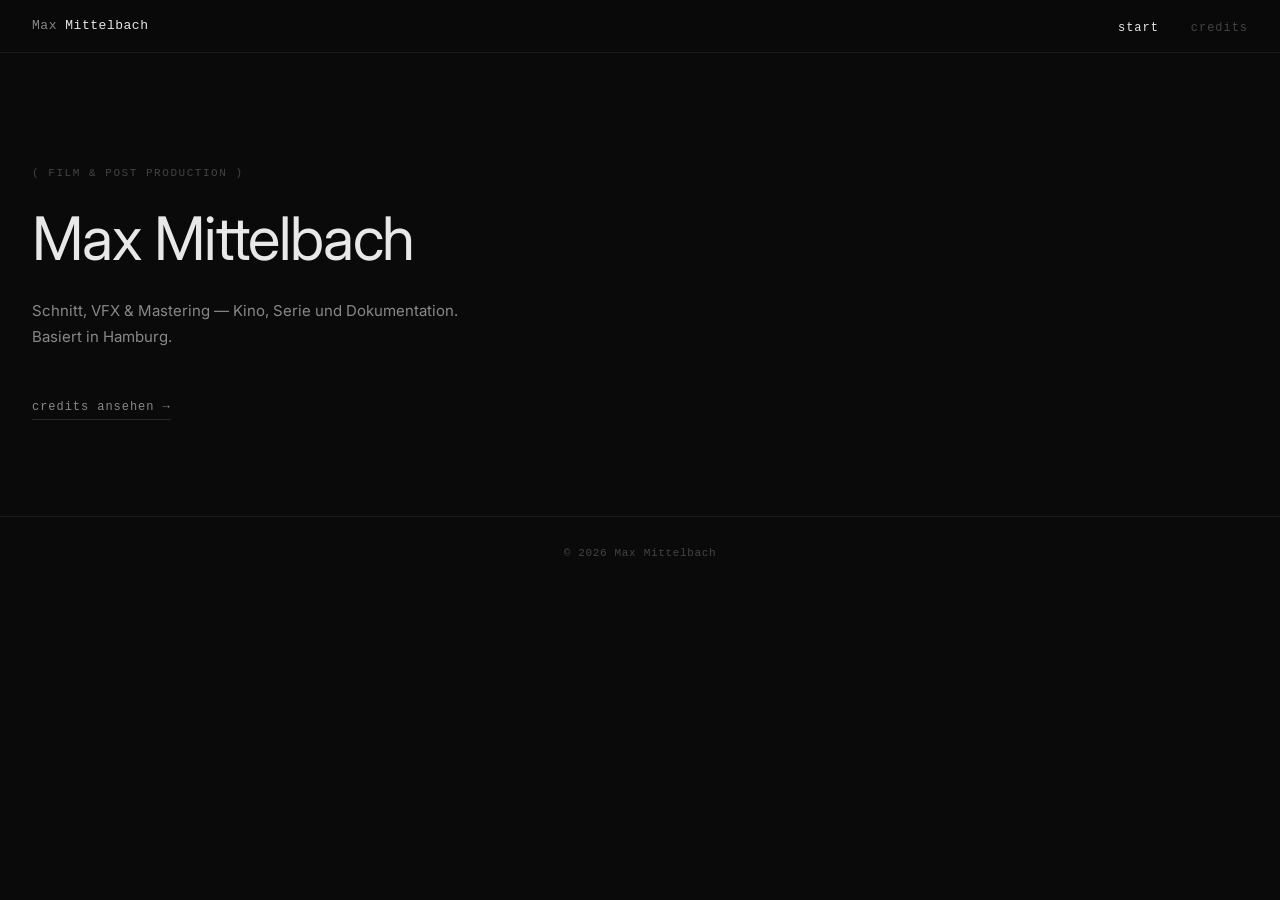
<file: index.html>
<!DOCTYPE html>
<html lang="de">
<head>
  <meta charset="UTF-8">
  <meta name="viewport" content="width=device-width, initial-scale=1.0">
  <title>Max Mittelbach – Film &amp; Post Production</title>
  <meta name="description" content="Max Mittelbach – Schnittassistenz, DI Producer, Schnitt. Film &amp; Post Production.">
  <link rel="preconnect" href="https://fonts.googleapis.com">
  <link rel="preconnect" href="https://fonts.gstatic.com" crossorigin>
  <link href="https://fonts.googleapis.com/css2?family=Inter:wght@400;500;600;700&display=swap" rel="stylesheet">
  <link rel="stylesheet" href="css/styles.css">
</head>
<body>

  <nav class="nav">
    <div class="nav-inner">
      <a href="index.html" class="nav-logo">Max <span>Mittelbach</span></a>
      <ul class="nav-links">
        <li><a href="index.html" class="active">Start</a></li>
        <li><a href="credits.html">Credits</a></li>
      </ul>
    </div>
  </nav>

  <main>
    <section class="hero">
      <p class="hero-label">( film &amp; post production )</p>
      <h1>Max Mittelbach</h1>
      <p class="hero-sub">
        Schnitt, VFX &amp; Mastering — Kino, Serie und Dokumentation.
        Basiert in Hamburg.
      </p>
      <a href="credits.html" class="hero-cta">
        credits ansehen →
      </a>
    </section>
  </main>

  <footer class="site-footer">
    &copy; <span id="year"></span> Max Mittelbach
  </footer>

  <script>document.getElementById('year').textContent = new Date().getFullYear();</script>
</body>
</html>
</file>
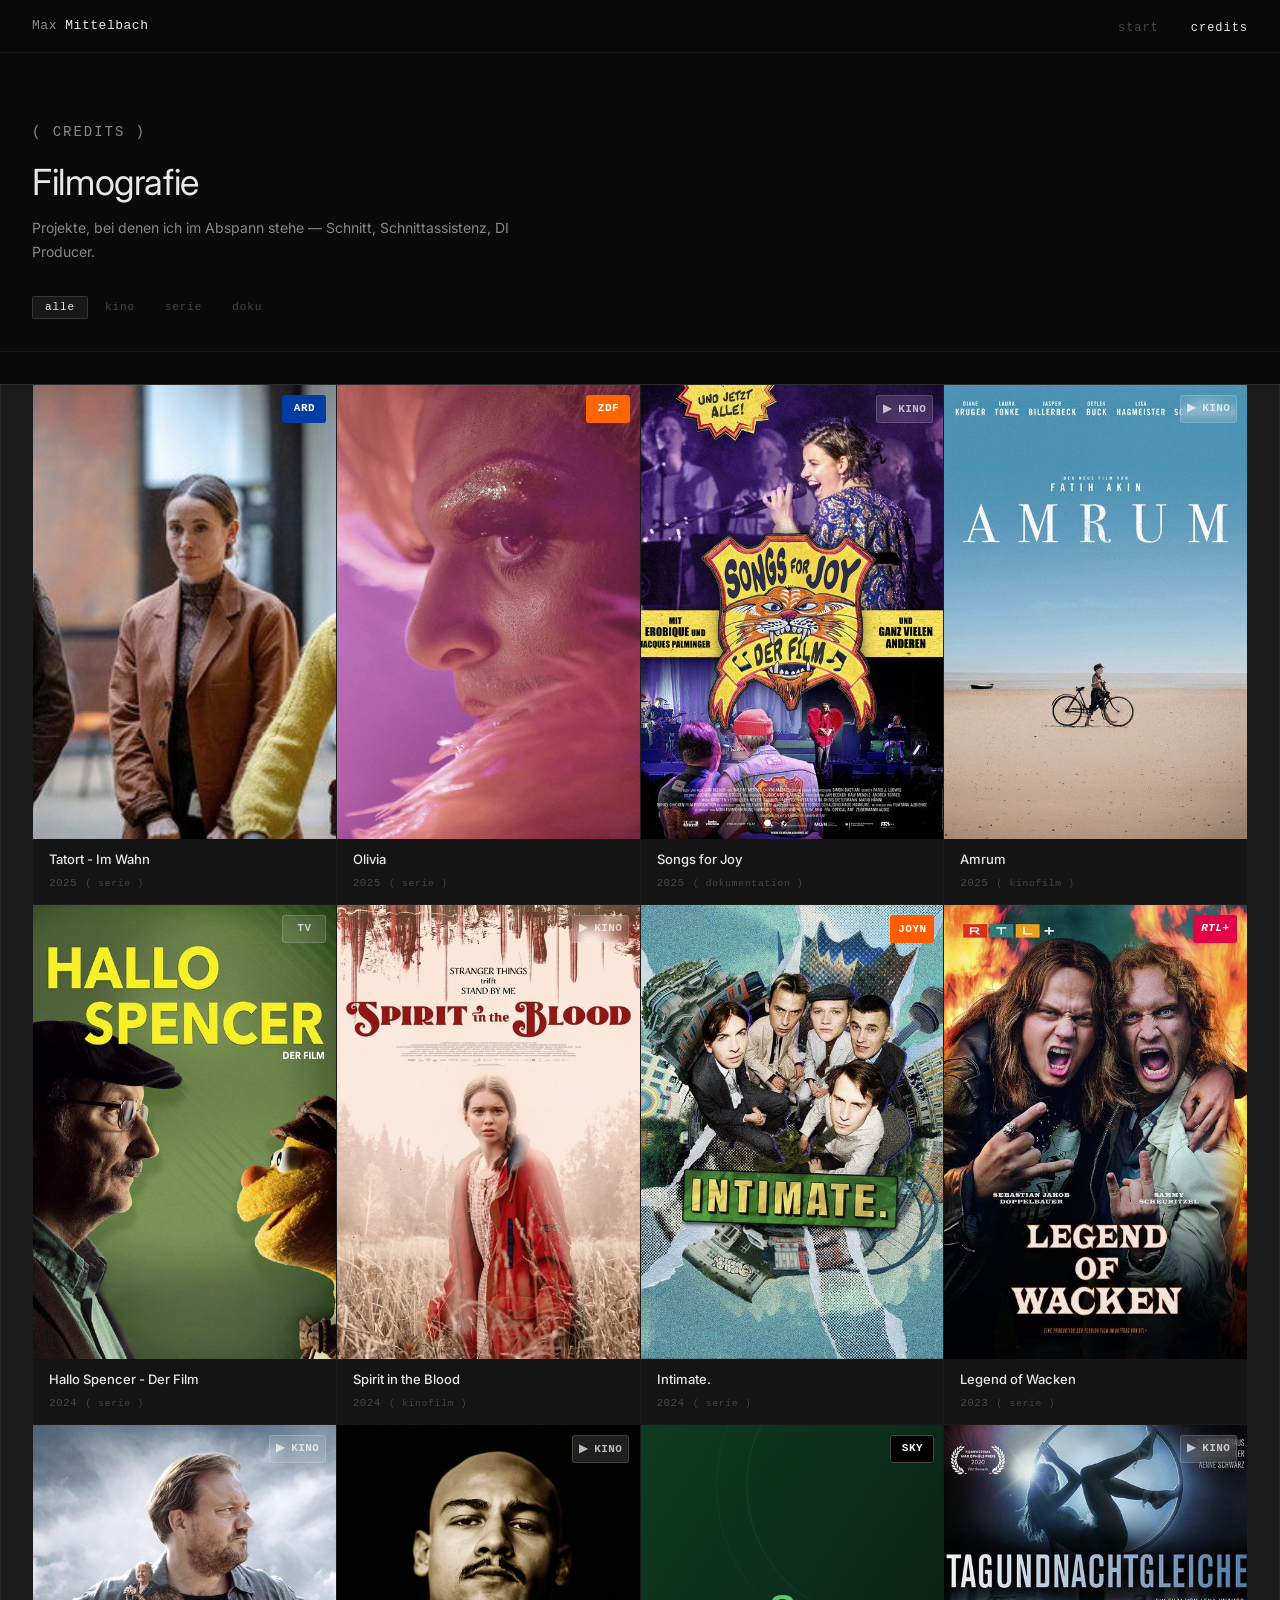
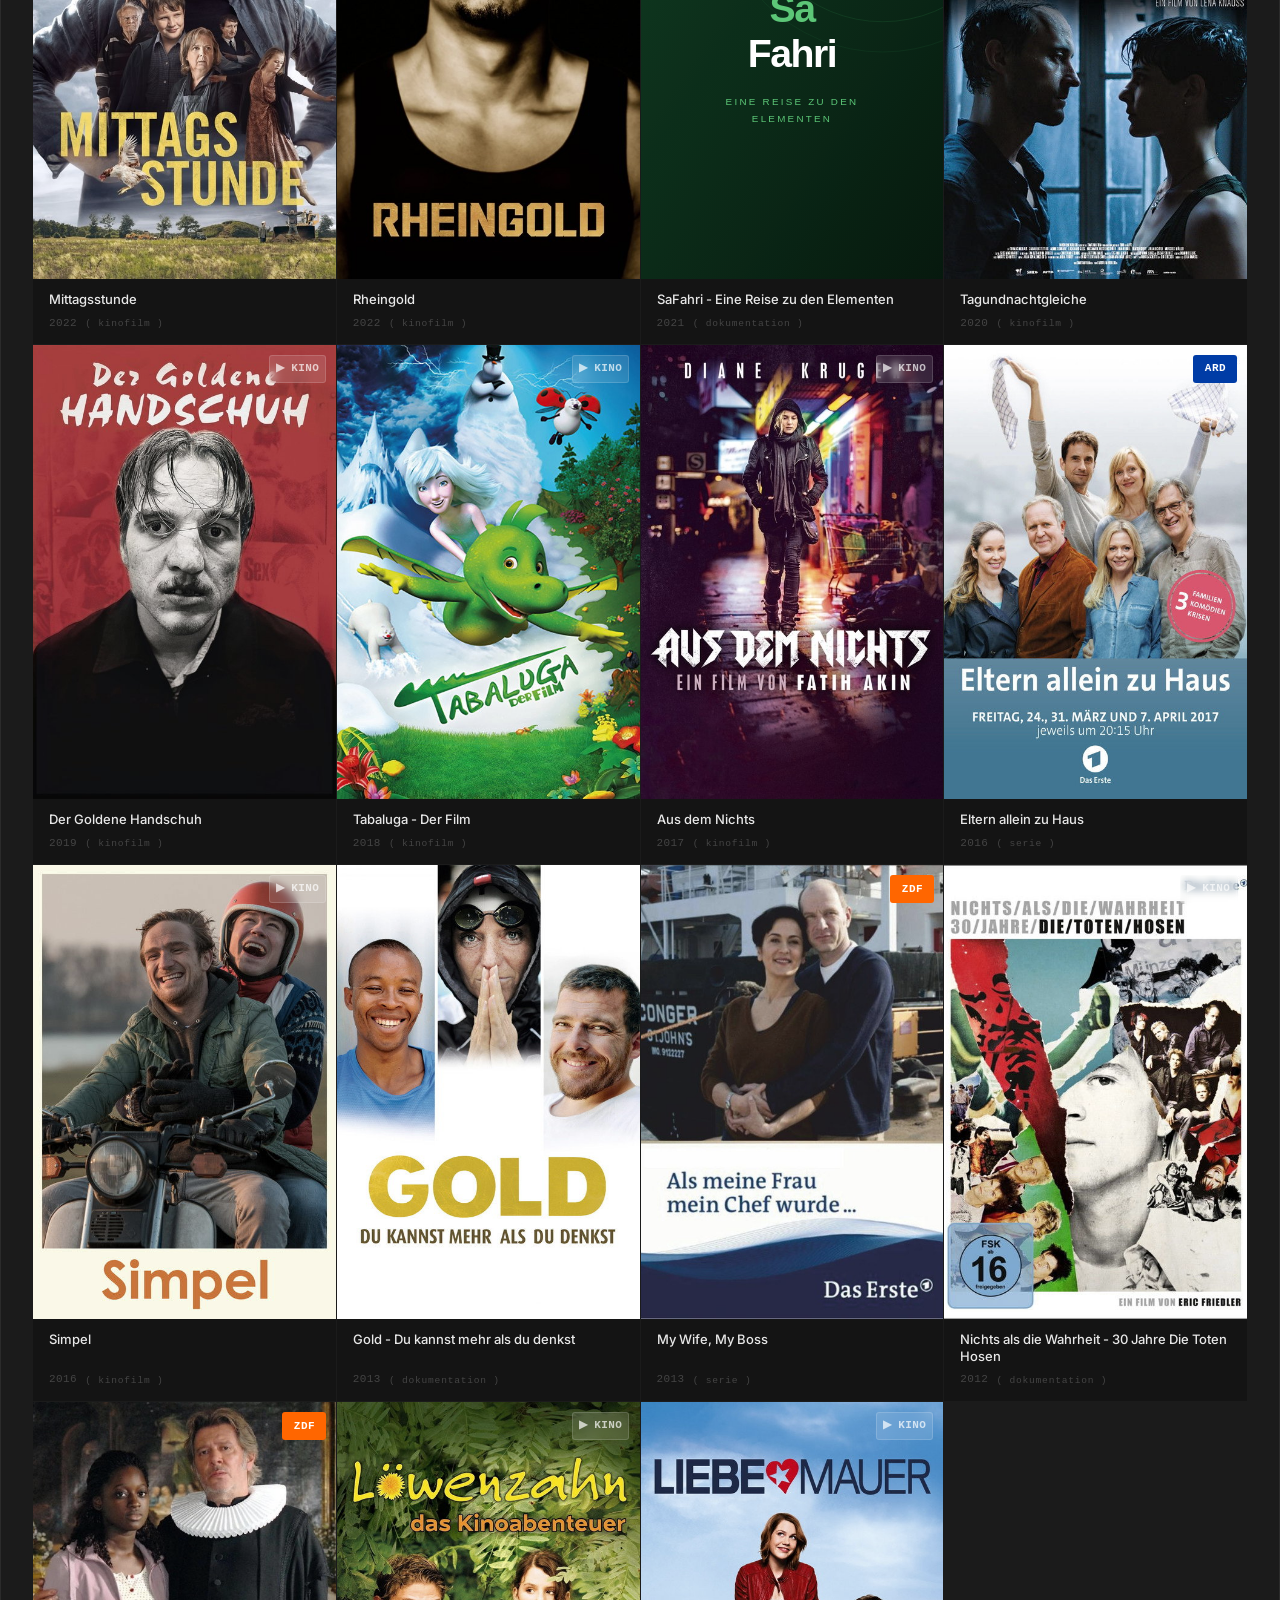
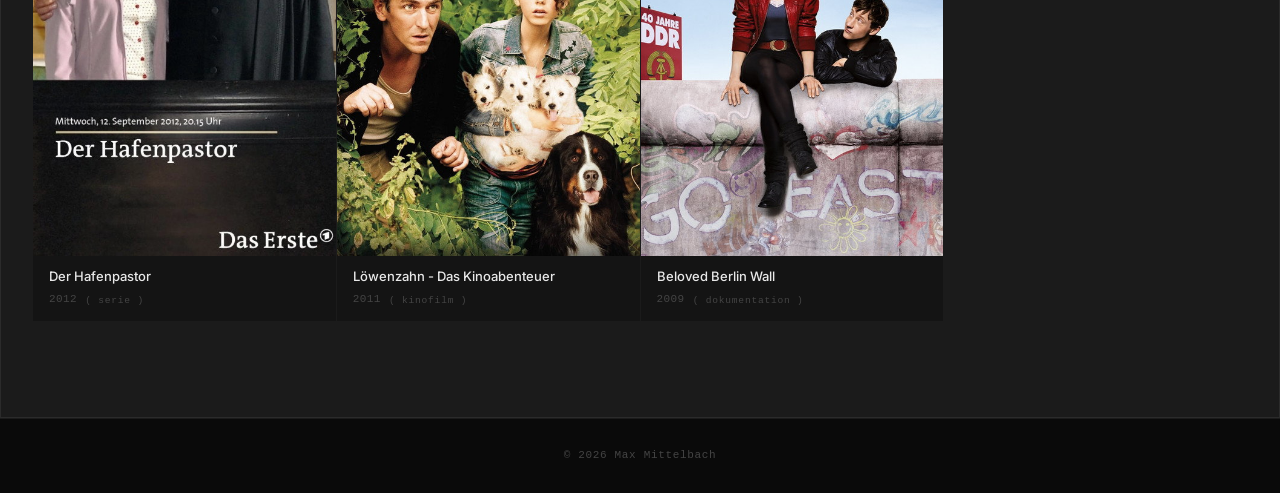
<file: credits.html>
<!DOCTYPE html>
<html lang="de">
<head>
  <meta charset="UTF-8">
  <meta name="viewport" content="width=device-width, initial-scale=1.0">
  <title>Credits – Max Mittelbach</title>
  <meta name="description" content="Alle Filmprojekte mit Max Mittelbach im Abspann – Schnitt, Schnittassistenz, DI Producer.">
  <link rel="preconnect" href="https://fonts.googleapis.com">
  <link rel="preconnect" href="https://fonts.gstatic.com" crossorigin>
  <link href="https://fonts.googleapis.com/css2?family=Inter:wght@400;500;600;700&display=swap" rel="stylesheet">
  <link rel="stylesheet" href="css/styles.css">
</head>
<body>

  <nav class="nav">
    <div class="nav-inner">
      <a href="index.html" class="nav-logo">Max <span>Mittelbach</span></a>
      <ul class="nav-links">
        <li><a href="index.html">Start</a></li>
        <li><a href="credits.html" class="active">Credits</a></li>
      </ul>
    </div>
  </nav>

  <main>
    <header class="page-header">
      <p class="page-header-label">( credits )</p>
      <h1>Filmografie</h1>
      <p>Projekte, bei denen ich im Abspann stehe — Schnitt, Schnittassistenz, DI Producer.</p>
    </header>

    <div class="filter-bar" id="filterBar">
      <button class="filter-btn active" data-filter="all">Alle</button>
      <button class="filter-btn" data-filter="Kinofilm">Kino</button>
      <button class="filter-btn" data-filter="Serie">Serie</button>
      <button class="filter-btn" data-filter="Dokumentation">Doku</button>
    </div>

    <div class="credits-grid" id="creditsGrid">
      <!-- Cards injected by credits.js -->
      <noscript>
        <p style="color:var(--text-muted); grid-column:1/-1; padding:2rem 0;">
          Bitte JavaScript aktivieren, um die Galerie zu laden.
        </p>
      </noscript>
    </div>
  </main>

  <footer class="site-footer">
    &copy; <span id="year"></span> Max Mittelbach
  </footer>

  <script src="js/credits.js"></script>
  <script>document.getElementById('year').textContent = new Date().getFullYear();</script>
</body>
</html>
</file>
<file: css/styles.css>
/* ─── Reset & Base ─────────────────────────────────────────────────── */
*, *::before, *::after { box-sizing: border-box; margin: 0; padding: 0; }

:root {
  --bg:         #0a0a0a;
  --bg-surface: #111111;
  --bg-card:    #141414;
  --bg-hover:   #1a1a1a;
  --border:     rgba(255,255,255,0.07);
  --border-mid: rgba(255,255,255,0.12);
  --text:       #e8e8e8;
  --text-dim:   #888888;
  --text-muted: #444444;
  --accent:     #ffffff;
  --accent-dim: rgba(255,255,255,0.06);
  --mono:       'Space Mono', 'IBM Plex Mono', 'Courier New', monospace;
  --sans:       'Inter', system-ui, -apple-system, sans-serif;
  --radius:     2px;
  --transition: 0.22s ease;
}

html { font-size: 16px; scroll-behavior: smooth; }

body {
  background-color: var(--bg);
  color: var(--text);
  font-family: var(--sans);
  line-height: 1.6;
  min-height: 100vh;
  -webkit-font-smoothing: antialiased;
}

a { color: inherit; text-decoration: none; }
img { display: block; max-width: 100%; }

/* ─── Navigation ───────────────────────────────────────────────────── */
.nav {
  position: sticky;
  top: 0;
  z-index: 100;
  background: rgba(10,10,10,0.92);
  backdrop-filter: blur(8px);
  border-bottom: 1px solid var(--border);
}

.nav-inner {
  max-width: 1280px;
  margin: 0 auto;
  padding: 0 2rem;
  height: 52px;
  display: flex;
  align-items: center;
  justify-content: space-between;
}

.nav-logo {
  font-family: var(--mono);
  font-size: 0.8125rem;
  letter-spacing: 0.04em;
  color: var(--text-dim);
}

.nav-logo span { color: var(--text); }

.nav-links {
  display: flex;
  gap: 2rem;
  list-style: none;
}

.nav-links a {
  font-family: var(--mono);
  font-size: 0.75rem;
  letter-spacing: 0.08em;
  text-transform: lowercase;
  color: var(--text-muted);
  transition: color var(--transition);
}

.nav-links a:hover { color: var(--text-dim); }
.nav-links a.active { color: var(--text); }

/* ─── Page Header ──────────────────────────────────────────────────── */
.page-header {
  max-width: 1280px;
  margin: 0 auto;
  padding: 3.5rem 2rem 0;
}

.page-header-label {
  font-family: var(--mono);
  font-size: 0.6875rem;
  letter-spacing: 0.14em;
  text-transform: uppercase;
  color: var(--text-muted);
  margin-bottom: 1rem;
}

.page-header h1 {
  font-size: clamp(1.5rem, 3.5vw, 2.25rem);
  font-weight: 400;
  letter-spacing: -0.01em;
  color: var(--text);
  line-height: 1.2;
}

.page-header p {
  margin-top: 0.75rem;
  font-size: 0.875rem;
  color: var(--text-dim);
  max-width: 56ch;
  line-height: 1.7;
}

/* ─── Filter Bar ───────────────────────────────────────────────────── */
.filter-bar {
  max-width: 1280px;
  margin: 0 auto;
  padding: 2rem 2rem 2rem;
  display: flex;
  align-items: center;
  gap: 0.25rem;
  flex-wrap: wrap;
  border-bottom: 1px solid var(--border);
  margin-bottom: 2rem;
}

.filter-btn {
  padding: 0.3rem 0.75rem;
  border: 1px solid transparent;
  border-radius: var(--radius);
  background: transparent;
  color: var(--text-muted);
  font-family: var(--mono);
  font-size: 0.6875rem;
  letter-spacing: 0.08em;
  text-transform: lowercase;
  cursor: pointer;
  transition: all var(--transition);
}

.filter-btn:hover {
  color: var(--text-dim);
  border-color: var(--border-mid);
}

.filter-btn.active {
  color: var(--text);
  border-color: var(--border-mid);
  background: var(--accent-dim);
}

/* ─── Credits Grid ─────────────────────────────────────────────────── */
.credits-grid {
  max-width: 1280px;
  margin: 0 auto;
  padding: 0 2rem 6rem;
  display: grid;
  grid-template-columns: repeat(4, 1fr);
  gap: 1px;
  background: var(--border);
  border: 1px solid var(--border);
}

@media (max-width: 1100px) { .credits-grid { grid-template-columns: repeat(3, 1fr); } }
@media (max-width: 720px)  { .credits-grid { grid-template-columns: repeat(2, 1fr); } }
@media (max-width: 400px)  { .credits-grid { grid-template-columns: 1fr; } }

/* ─── Broadcaster Logo ─────────────────────────────────────────────── */
.broadcaster-badge {
  position: absolute;
  top: 0.6rem;
  right: 0.6rem;
  z-index: 10;
  height: 28px;
  min-width: 44px;
  display: flex;
  align-items: center;
  justify-content: center;
  border-radius: 3px;
  padding: 0 6px;
  font-family: var(--mono);
  font-size: 0.6875rem;
  font-weight: 700;
  letter-spacing: 0.04em;
  text-transform: uppercase;
  backdrop-filter: blur(4px);
  pointer-events: none;
}

/* Per-sender colours */
.bc-ARD    { background: #003CA6; color: #fff; }
.bc-ZDF    { background: #FF6600; color: #fff; }
.bc-RTL    { background: #E40046; color: #fff; font-style: italic; }
.bc-RTL-P  { background: #E40046; color: #fff; font-style: italic; }
.bc-Sky    { background: #000; color: #fff; border: 1px solid #444; }
.bc-Joyn   { background: #FF5C00; color: #fff; }
.bc-kino   { background: rgba(255,255,255,0.12); color: rgba(255,255,255,0.7); border: 1px solid rgba(255,255,255,0.15); }
.bc-TV     { background: rgba(255,255,255,0.12); color: rgba(255,255,255,0.7); border: 1px solid rgba(255,255,255,0.15); }

/* ─── Poster Card ──────────────────────────────────────────────────── */
.poster-card {
  position: relative;
  background: var(--bg-card);
  cursor: default;
  transition: background var(--transition);
  display: flex;
  flex-direction: column;
}

.poster-card:hover { background: var(--bg-hover); }
.poster-card[data-url]:hover { cursor: pointer; }

/* 2:3 ratio */
.poster-image-wrap {
  position: relative;
  aspect-ratio: 2 / 3;
  overflow: hidden;
}

.poster-image-wrap img {
  width: 100%;
  height: 100%;
  object-fit: cover;
  transition: transform 0.5s ease;
  filter: grayscale(15%);
}

.poster-card:hover .poster-image-wrap img {
  transform: scale(1.03);
  filter: grayscale(0%);
}

/* Hover overlay */
.poster-overlay {
  position: absolute;
  inset: 0;
  background: linear-gradient(
    to top,
    rgba(0,0,0,0.96) 0%,
    rgba(0,0,0,0.4)  45%,
    transparent      100%
  );
  display: flex;
  flex-direction: column;
  justify-content: flex-end;
  padding: 1.25rem 1rem;
  opacity: 0;
  transition: opacity var(--transition);
}

.poster-card:hover .poster-overlay { opacity: 1; }

.overlay-role {
  font-family: var(--mono);
  font-size: 0.6875rem;
  letter-spacing: 0.12em;
  text-transform: uppercase;
  color: var(--text);
  margin-bottom: 0.3rem;
}

.overlay-production {
  font-size: 0.75rem;
  color: rgba(255,255,255,0.45);
  margin-bottom: 0.875rem;
  line-height: 1.4;
}

.overlay-link {
  display: inline-flex;
  align-items: center;
  gap: 0.4rem;
  font-family: var(--mono);
  font-size: 0.625rem;
  letter-spacing: 0.1em;
  text-transform: lowercase;
  color: var(--text-dim);
  border: 1px solid rgba(255,255,255,0.2);
  padding: 0.25rem 0.6rem;
  width: fit-content;
  transition: all var(--transition);
}

.overlay-link:hover {
  color: var(--text);
  border-color: rgba(255,255,255,0.5);
}

/* Card footer */
.poster-meta {
  padding: 0.75rem 1rem;
  flex: 1;
  display: flex;
  flex-direction: column;
  justify-content: space-between;
  gap: 0.4rem;
}

.poster-meta-title {
  font-size: 0.8125rem;
  font-weight: 500;
  color: var(--text);
  line-height: 1.3;
}

.poster-meta-sub {
  display: flex;
  align-items: center;
  gap: 0.5rem;
}

.poster-year {
  font-family: var(--mono);
  font-size: 0.6875rem;
  color: var(--text-muted);
  letter-spacing: 0.04em;
}

.poster-type {
  font-family: var(--mono);
  font-size: 0.6rem;
  letter-spacing: 0.08em;
  text-transform: lowercase;
  color: var(--text-muted);
}

.poster-type::before { content: "( "; }
.poster-type::after  { content: " )"; }

/* Placeholder */
.poster-placeholder {
  width: 100%;
  height: 100%;
  display: flex;
  flex-direction: column;
  align-items: center;
  justify-content: center;
  gap: 0.75rem;
  background: var(--bg-surface);
  color: var(--text-muted);
  font-family: var(--mono);
  font-size: 0.6875rem;
  letter-spacing: 0.06em;
  text-align: center;
  padding: 1rem;
}

.poster-placeholder svg { opacity: 0.15; }

/* ─── Empty state ──────────────────────────────────────────────────── */
.empty-state {
  grid-column: 1 / -1;
  text-align: center;
  padding: 4rem;
  font-family: var(--mono);
  font-size: 0.8125rem;
  color: var(--text-muted);
  background: var(--bg-card);
}

/* ─── Hero (index) ─────────────────────────────────────────────────── */
.hero {
  max-width: 1280px;
  margin: 0 auto;
  padding: 7rem 2rem 6rem;
}

.hero-label {
  font-family: var(--mono);
  font-size: 0.6875rem;
  letter-spacing: 0.14em;
  text-transform: uppercase;
  color: var(--text-muted);
  margin-bottom: 1.5rem;
}

.hero h1 {
  font-size: clamp(2rem, 5vw, 3.75rem);
  font-weight: 400;
  letter-spacing: -0.02em;
  line-height: 1.05;
  color: var(--text);
}

.hero-sub {
  margin-top: 1.75rem;
  font-size: 0.9375rem;
  color: var(--text-dim);
  max-width: 50ch;
  line-height: 1.75;
}

.hero-cta {
  margin-top: 3rem;
  display: inline-flex;
  align-items: center;
  gap: 0.6rem;
  font-family: var(--mono);
  font-size: 0.75rem;
  letter-spacing: 0.08em;
  text-transform: lowercase;
  color: var(--text-dim);
  border-bottom: 1px solid var(--border-mid);
  padding-bottom: 0.125rem;
  transition: color var(--transition), border-color var(--transition);
}

.hero-cta:hover { color: var(--text); border-color: rgba(255,255,255,0.3); }

/* ─── Footer ───────────────────────────────────────────────────────── */
.site-footer {
  border-top: 1px solid var(--border);
  text-align: center;
  padding: 1.75rem;
  font-family: var(--mono);
  font-size: 0.6875rem;
  letter-spacing: 0.06em;
  color: var(--text-muted);
}

/* ─── Google Fonts import ──────────────────────────────────────────── */
@import url('https://fonts.googleapis.com/css2?family=Space+Mono:wght@400;700&family=Inter:wght@400;500&display=swap');

/* ─── Scrollbar ────────────────────────────────────────────────────── */
::-webkit-scrollbar { width: 4px; }
::-webkit-scrollbar-track { background: var(--bg); }
::-webkit-scrollbar-thumb { background: var(--border-mid); }
</file>
